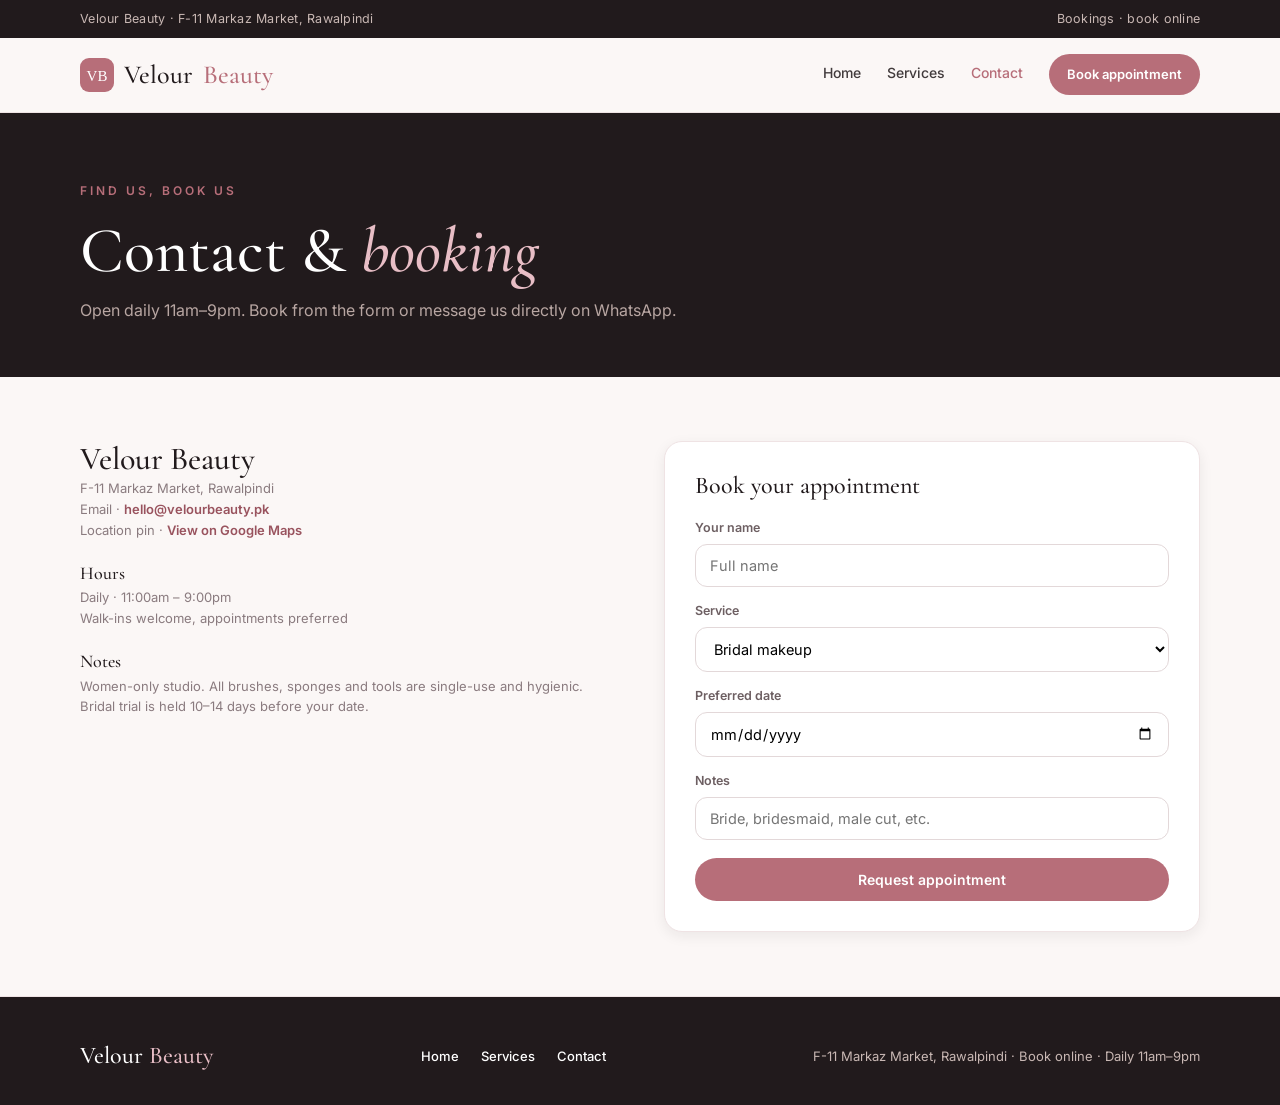
<file: contact.html>
<!DOCTYPE html>
<html lang="en">
<head>
<meta charset="UTF-8" />
<meta name="viewport" content="width=device-width, initial-scale=1.0" />
<link rel="icon" type="image/svg+xml" href="/favicon.svg" />
<title>Contact &amp; Book — Velour Beauty Rawalpindi</title>
<meta name="description" content="Book an appointment at Velour Beauty, Rawalpindi. Fill the form — we confirm within 30 minutes — we confirm within 30 minutes." />
<link rel="preconnect" href="https://fonts.googleapis.com" />
<link rel="preconnect" href="https://fonts.gstatic.com" crossorigin />
<link href="https://fonts.googleapis.com/css2?family=Cormorant+Garamond:ital,wght@0,400;0,500;1,400&family=Inter:wght@400;500;600;700&display=swap" rel="stylesheet" />
<link rel="stylesheet" href="css/style.css" />
</head>
<body>
<div class="sp" id="sp" aria-hidden="true"></div>
<a class="skip" href="#main">Skip to content</a>
<div class="top-bar"><div class="container"><span>Velour Beauty · F-11 Markaz Market, Rawalpindi</span><span>Bookings · <a href="contact.html#book">book online</a></span></div></div>
<header id="site-header">
  <div class="container nav">
    <a class="brand" href="index.html"><svg class="logo" width="34" height="34" viewBox="0 0 34 34" aria-hidden="true"><rect width="34" height="34" rx="9" fill="#B76E79"/><text x="17" y="23" text-anchor="middle" font-family="Georgia,serif" font-size="15" fill="#fff">VB</text></svg>Velour<span>Beauty</span></a>
    <nav class="nav-links" id="nav-links" aria-label="Primary">
      <a href="index.html">Home</a>
      <a href="services.html">Services</a>
      <a href="contact.html" aria-current="page">Contact</a>
      <a class="btn btn-rose" href="contact.html#book">Book appointment</a>
    </nav>
    <a class="btn btn-rose" href="contact.html#book">Book appointment</a>
    <button class="nav-toggle" id="nav-toggle" aria-expanded="false" aria-controls="nav-links" aria-label="Toggle navigation menu">
      <svg width="20" height="20" viewBox="0 0 24 24" fill="none" stroke="currentColor" stroke-width="2" stroke-linecap="round" aria-hidden="true"><line x1="3" y1="6" x2="21" y2="6"/><line x1="3" y1="12" x2="21" y2="12"/><line x1="3" y1="18" x2="21" y2="18"/></svg>
    </button>
  </div>
</header>

<main id="main">
  <section class="page-hero">
    <div class="container">
      <span class="kicker">Find us, book us</span>
      <h1>Contact &amp; <em>booking</em></h1>
      <p>Open daily 11am–9pm. Book from the form or message us directly on WhatsApp.</p>
    </div>
  </section>

  <section class="contact">
    <div class="container contact-grid">
      <div class="contact-info">
        <h2>Velour Beauty</h2>
        <p class="dish-note">F-11 Markaz Market, Rawalpindi<br />Email · <a href="mailto:hello@velourbeauty.pk">hello@velourbeauty.pk</a><br />Location pin · <a href="https://maps.app.goo.gl/velourf11" target="_blank" rel="noopener">View on Google Maps</a></p>
        <h3>Hours</h3>
        <p class="dish-note">Daily · 11:00am – 9:00pm<br />Walk-ins welcome, appointments preferred</p>
        <h3>Notes</h3>
        <p class="dish-note">Women-only studio. All brushes, sponges and tools are single-use and hygienic. Bridal trial is held 10–14 days before your date.</p>
      </div>
      <form class="appt-card booking-form" id="book">
        <h3>Book your appointment</h3>
        <div class="field">
          <label for="bname">Your name</label>
          <input id="bname" name="bname" type="text" placeholder="Full name" required />
        </div>
                <div class="field">
          <label for="bservice">Service</label>
          <select id="bservice" name="bservice">
            <option>Bridal makeup</option>
            <option>Party / engagement makeup</option>
            <option>Haircut &amp; blow-dry</option>
            <option>Hair colour &amp; highlights</option>
            <option>Facial &amp; skin treatment</option>
            <option>Nails &amp; lash extensions</option>
            <option>Academy course</option>
          </select>
        </div>
        <div class="field">
          <label for="bdate">Preferred date</label>
          <input id="bdate" name="bdate" type="date" required />
        </div>
        <div class="field">
          <label for="bnote">Notes</label>
          <input id="bnote" name="bnote" type="text" placeholder="Bride, bridesmaid, male cut, etc." />
        </div>
        <button class="btn btn-rose btn-block" type="submit">Request appointment</button>
        <p class="form-note" id="form-note" hidden>Done — we'll confirm your slot on WhatsApp within 30 minutes.</p>
      </form>
    </div>
  </section>
</main>

<footer>
  <div class="container foot">
    <div class="f-brand">Velour <span>Beauty</span></div>
    <div class="f-links"><a href="index.html">Home</a><a href="services.html">Services</a><a href="contact.html">Contact</a></div>
    <p>F-11 Markaz Market, Rawalpindi · <a href="contact.html#book">Book online</a> · Daily 11am–9pm</p>
  </div>
</footer>
<script src="js/main.js"></script>
</body>
</html>
</file>
<file: css/style.css>
:root{
  --rose:#B76E79;
  --rose-dark:#99535E;
  --rose-soft:#F9EDEF;
  --ink:#211A1C;
  --ink2:#2E2427;
  --muted:#8A7B7F;
  --bg:#FBF7F6;
  --card:#fff;
  --line:#EFE3E4;
  --champagne:#D8B98C;
  --shadow-sm:0 4px 14px rgba(33,26,28,.07);
  --shadow-lg:0 30px 70px rgba(60,20,30,.4);
  --radius:18px;
  --serif:"Cormorant Garamond",Georgia,serif;
  --sans:"Inter",system-ui,sans-serif;
}
*{margin:0;padding:0;box-sizing:border-box}
html{scroll-behavior:smooth}
body{font-family:var(--sans);color:var(--ink);background:var(--bg);line-height:1.6;-webkit-font-smoothing:antialiased}
a{color:inherit;text-decoration:none}
img{max-width:100%;display:block}
svg{vertical-align:middle}
.container{width:min(1120px,92vw);margin:0 auto}
.skip{position:absolute;left:-999px;top:0;background:var(--rose);color:#fff;padding:10px 16px;z-index:99}
.skip:focus{left:0}
.sp{position:fixed;inset:0;background:var(--bg);z-index:998}
.sp.go{opacity:0;pointer-events:none;transition:.4s}

::selection{background:var(--rose);color:#fff}
h1,h2,h3{font-family:var(--serif);font-weight:500;line-height:1.15}
h1{font-size:clamp(38px,5.5vw,64px)}
h2{font-size:clamp(26px,3.4vw,40px)}
h3{font-size:20px}
em{font-style:italic;color:var(--rose)}
.btn{display:inline-flex;align-items:center;gap:8px;border:none;cursor:pointer;font-family:var(--sans);font-weight:600;font-size:14px;padding:13px 24px;border-radius:999px;transition:.25s;white-space:nowrap}
.btn-rose{background:var(--rose);color:#fff}
.btn-rose:hover{background:var(--rose-dark);transform:translateY(-1px)}
.btn-soft{background:var(--rose-soft);color:var(--rose-dark)}
.btn-soft:hover{background:var(--rose);color:#fff}
.btn-ghost-light{background:transparent;color:#fff;border:1px solid rgba(255,255,255,.35)}
.btn-ghost-light:hover{border-color:#fff}
.btn-solid{background:var(--ink);color:#fff}
.btn-solid:hover{background:var(--ink2)}
.btn-lg{padding:15px 34px;font-size:15px}
.btn-block{width:100%;justify-content:center;margin-top:4px}

.top-bar{background:var(--ink);color:#c9b8b4;font-size:12.5px;letter-spacing:.02em}
.top-bar .container{display:flex;justify-content:space-between;padding:9px 0;flex-wrap:wrap;gap:4px}
.top-bar strong{color:var(--champagne)}

header{position:sticky;top:0;z-index:50;background:rgba(251,247,246,.92);backdrop-filter:blur(10px);border-bottom:1px solid var(--line);animation:navIn .7s cubic-bezier(.2,.7,.2,1) both}
@keyframes navIn{from{transform:translateY(-100%);opacity:0}to{transform:none;opacity:1}}
.nav{display:flex;align-items:center;justify-content:space-between;padding:16px 0;flex-wrap:wrap}
.brand{font-family:var(--serif);font-size:26px;font-weight:500;display:flex;align-items:center;gap:10px}
.brand .logo{width:34px;height:34px;flex:none;animation:logoPop .6s .25s cubic-bezier(.34,1.56,.64,1) both}
@keyframes logoPop{from{opacity:0;transform:scale(.4) rotate(-14deg)}to{opacity:1;transform:none}}
.brand span{color:var(--rose)}
.nav-links{display:flex;align-items:center;gap:26px;font-size:14px;font-weight:500}
.nav-links a:not(.btn){color:var(--ink);opacity:.85;position:relative;padding-bottom:3px}
.nav-links a:not(.btn)::after{content:"";position:absolute;left:0;bottom:0;width:0;height:1px;background:var(--rose);transition:width .3s ease}
.nav-links a:not(.btn):hover::after{width:100%}
.nav-links a:not(.btn):hover,.nav-links a[aria-current=page]{color:var(--rose);opacity:1}
.nav-links .btn{padding:10px 18px;font-size:13px}
.nav > .btn-rose{display:none}
.nav-toggle{display:none;background:none;border:none;cursor:pointer;color:var(--ink)}

main{overflow:hidden}
.hero{position:relative;background:var(--ink);color:#fff;padding:96px 0 112px;overflow:hidden}
.hero-img{position:absolute;inset:0;width:100%;height:100%;object-fit:cover;animation:herozoom 14s ease-out forwards}
.hero-shade{position:absolute;inset:0;background:linear-gradient(100deg,rgba(33,26,28,.92) 0%,rgba(33,26,28,.76) 42%,rgba(33,26,28,.42) 100%)}
.hero-fx{position:absolute;inset:0;pointer-events:none}
@keyframes herozoom{from{transform:scale(1.08)}to{transform:scale(1)}}
.hero-fx .ring{position:absolute;right:-140px;top:-160px;width:520px;height:520px;border:1px solid rgba(183,110,121,.22);border-radius:50%}
.hero-fx .orb{position:absolute;border-radius:50%;filter:blur(70px)}
.hero-fx .o1{width:420px;height:420px;right:-120px;bottom:-160px;background:radial-gradient(circle,rgba(183,110,121,.3),transparent 65%)}
.hero-fx .o2{width:300px;height:300px;left:-140px;top:40px;background:radial-gradient(circle,rgba(216,185,140,.16),transparent 65%)}
.hero-fx .o3{width:240px;height:240px;left:55%;top:-60px;background:radial-gradient(circle,rgba(183,110,121,.14),transparent 65%)}
.hero-grid{position:relative;display:grid;grid-template-columns:1fr .95fr;gap:56px;align-items:center}
.kicker{display:inline-block;font-size:12px;letter-spacing:.25em;text-transform:uppercase;font-weight:600;color:var(--rose)}
.hero h1{margin:18px 0 18px}
.hero h1 em{color:#e8bec6}
.hero p{color:#cfbdb9;font-size:16px;max-width:540px}
.hero-note{margin-top:16px;font-size:13.5px;color:#b8a6a2}
.hero-note a{color:var(--champagne);font-weight:600}
.hero-actions{display:flex;gap:14px;margin-top:30px;flex-wrap:wrap}
.rise{opacity:0;transform:translateY(26px)}
.rise.in{opacity:1;transform:none;transition:.7s cubic-bezier(.2,.7,.2,1);transition-delay:var(--d,0s)}

.gallery{padding:72px 0 80px}
.gal{display:grid;grid-template-columns:1fr 1fr 1fr;grid-auto-rows:230px;gap:16px}
.gal figure{margin:0;border-radius:var(--radius);overflow:hidden;position:relative}
.gal img{width:100%;height:100%;object-fit:cover;transition:transform .6s ease}
.gal figure:hover img{transform:scale(1.05)}
.gal .tall{grid-row:span 2}
.gal .wide{grid-column:span 2}

.band{padding:72px 0}
.sec-head{margin-bottom:36px;max-width:640px}
.sec-head h2{margin-top:12px}
.sec-head p{margin-top:12px;color:var(--muted)}
.grid3{display:grid;grid-template-columns:repeat(3,1fr);gap:20px}
.card{background:var(--card);border:1px solid var(--line);border-radius:var(--radius);padding:28px;box-shadow:var(--shadow-sm)}
.card .ico{font-size:30px;margin-bottom:10px}
.card h3{margin-bottom:8px}
.card p{color:var(--muted);font-size:14.5px}

.menu-tease{background:var(--ink);color:#fff;padding:72px 0}
.menu-tease .kicker{color:#e8bec6}
.menu-tease .sec-head p{color:#b8a6a2}
.menu-tease h2{color:#fff}
.menu-tease h2 em{color:#e8bec6}
.dish{display:flex;align-items:center;gap:16px;padding:14px 0;border-bottom:1px solid var(--line)}
.dish img{width:88px;height:72px;object-fit:cover;border-radius:12px;flex:none}
.dish > div{flex:1;min-width:0}
.dish .price{margin-left:auto}
.menu-tease .dish{border-color:#33282b}
.menu-tease h3,.menu-section h3{font-size:21px}
.dish-note{font-size:13px;color:var(--muted)}
.menu-tease .dish-note{color:#b8a6a2}
.price{font-family:var(--serif);color:var(--rose);font-size:20px;white-space:nowrap}
.menu-tease .price{color:#e8bec6}
.menu-cta{margin-top:32px;text-align:center}

.reserve{background:var(--rose-soft);padding:60px 0}
.reserve-flex{display:flex;align-items:center;justify-content:space-between;gap:28px;flex-wrap:wrap}
.reserve h2{margin:8px 0 8px}
.reserve p{color:#8f6f74;max-width:480px;font-size:15px}

.page-hero{background:var(--ink);color:#fff;padding:64px 0 54px}
.page-hero h1{margin-top:12px}
.page-hero h1 em{color:#e8bec6}
.page-hero p{margin-top:10px;color:#b8a6a2}
.menu-section{padding:60px 0}
.menu-section .container{display:grid;grid-template-columns:1fr 1fr;gap:36px 48px}
.menu-col h2{font-size:25px;margin-bottom:14px;color:var(--rose-dark)}
.menu-section .menu-cta{grid-column:1/-1}

.contact{padding:64px 0}
.contact-grid{display:grid;grid-template-columns:1fr 1fr;gap:48px;align-items:start}
.contact-info h2{font-size:32px}
.contact-info h3{font-size:18px;margin:22px 0 4px}
.contact-info .dish-note a{color:var(--rose-dark);font-weight:600}
.appt-card{background:var(--card);border:1px solid var(--line);border-radius:var(--radius);box-shadow:var(--shadow-sm);padding:30px}
.appt-card h3{font-size:24px;margin-bottom:18px}
.field{margin-bottom:14px}
.field label{display:block;font-size:12.5px;font-weight:600;margin-bottom:6px;color:#6d5f62}
.field input,.field select{width:100%;padding:12px 14px;border:1px solid #e3d8d9;border-radius:12px;font-family:var(--sans);font-size:14.5px;background:#fff}
.field input:focus,.field select:focus{outline:2px solid var(--rose);outline-offset:1px;border-color:var(--rose)}
.form-note{margin-top:12px;font-size:13px;color:var(--rose-dark);font-weight:500}

footer{border-top:1px solid var(--line);background:var(--ink);color:#c9b8b4;padding:40px 0 30px}
.foot{display:flex;align-items:center;justify-content:space-between;gap:14px;flex-wrap:wrap;font-size:13px}
.f-brand{font-family:var(--serif);font-size:24px;color:#fff;font-weight:500}
.f-brand span{color:#e8bec6}
.f-links{display:flex;gap:22px;font-weight:500;color:#fff}
.f-links a:hover{color:#e8bec6}
.foot p a:hover{color:#e8bec6}

@media(max-width:900px){
  .grid3{grid-template-columns:1fr}
  .hero-grid,.contact-grid{grid-template-columns:1fr}
  .menu-section .container{grid-template-columns:1fr}
  .gal{grid-template-columns:1fr 1fr;grid-auto-rows:200px}
  .gal .tall{grid-row:auto}
  .gal .wide{grid-column:span 2}
  .nav-toggle{display:block}
  .nav-links{display:none;position:absolute;top:100%;left:0;right:0;background:var(--bg);flex-direction:column;gap:6px;padding:14px 24px 22px;border-bottom:1px solid var(--line);box-shadow:var(--shadow-sm)}
  .nav-links.open{display:flex}
  .nav-links .btn{width:100%;justify-content:center;margin-top:6px}
  .nav > .btn-rose{display:none}
}
@media(max-width:520px){
  .hero{padding:56px 0 64px}
  .reserve-flex{flex-direction:column;align-items:flex-start}
  .top-bar .container{justify-content:center;text-align:center}
}
</file>
